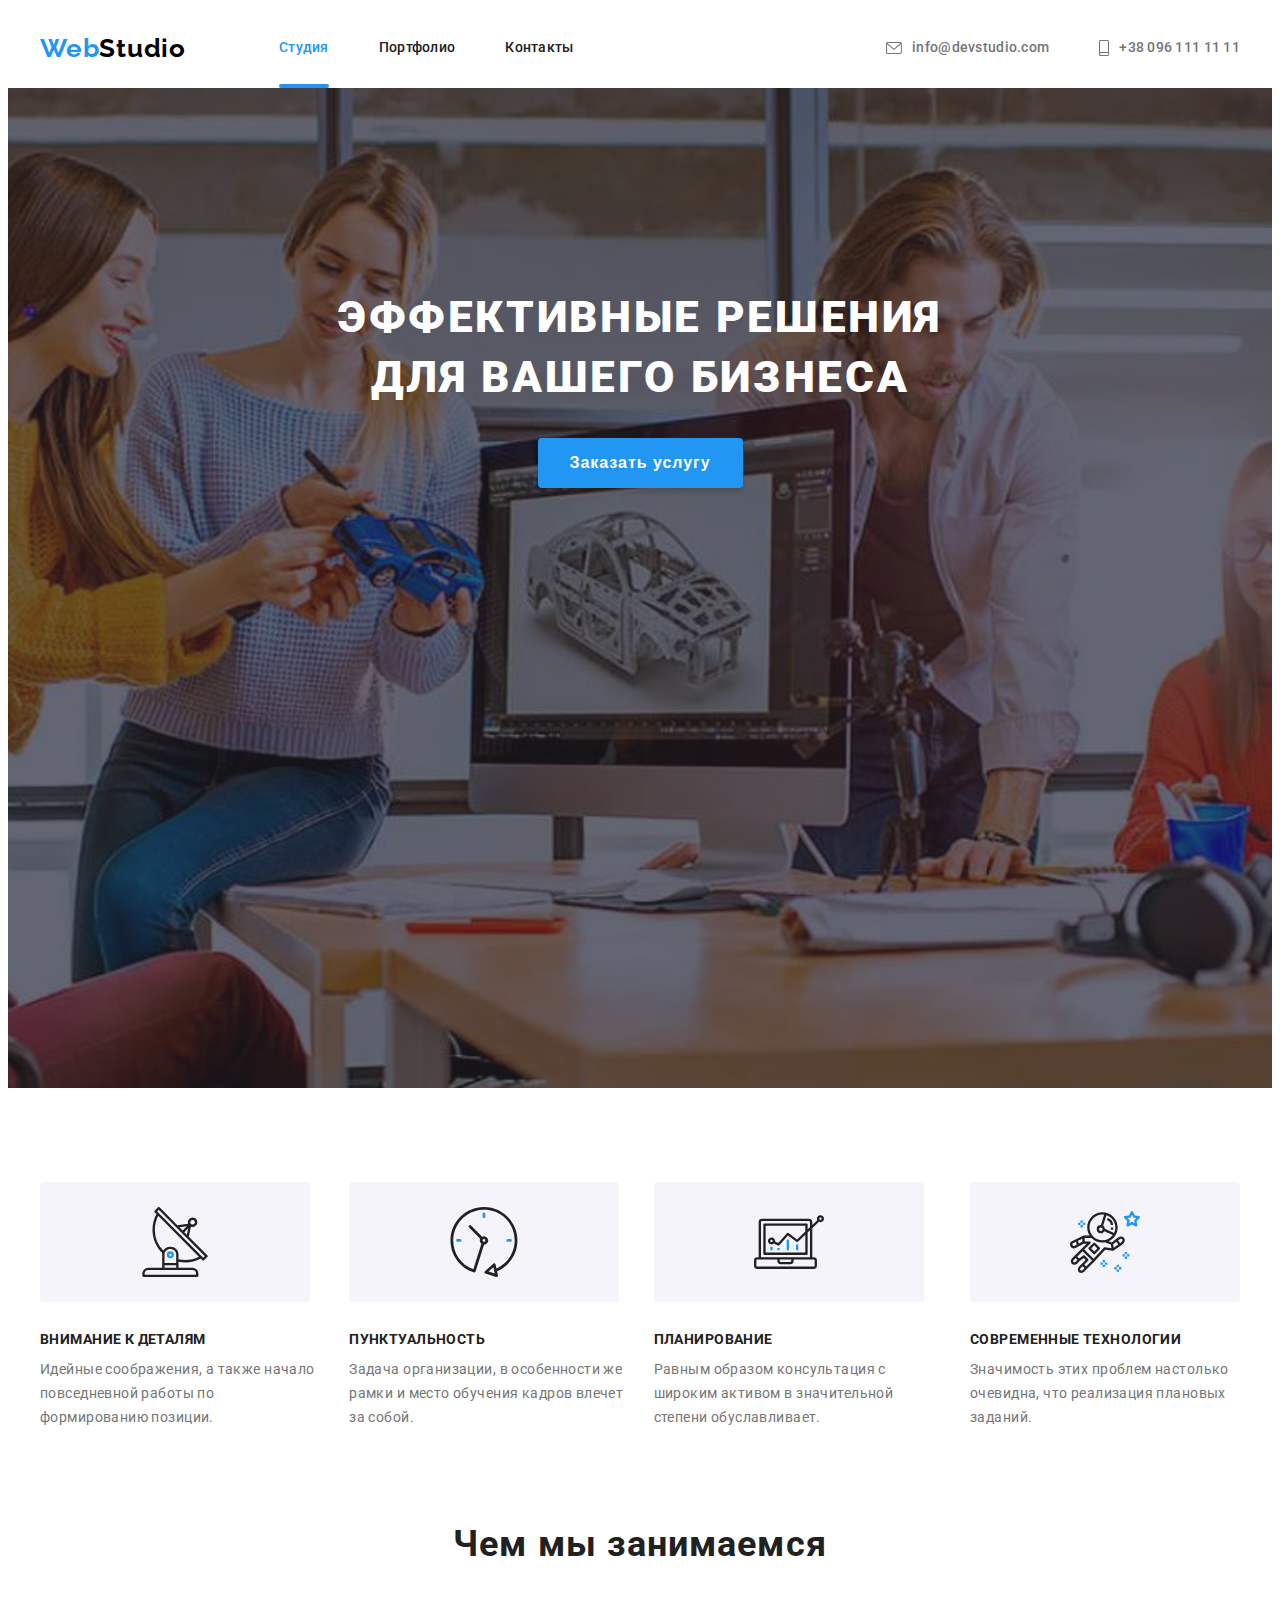
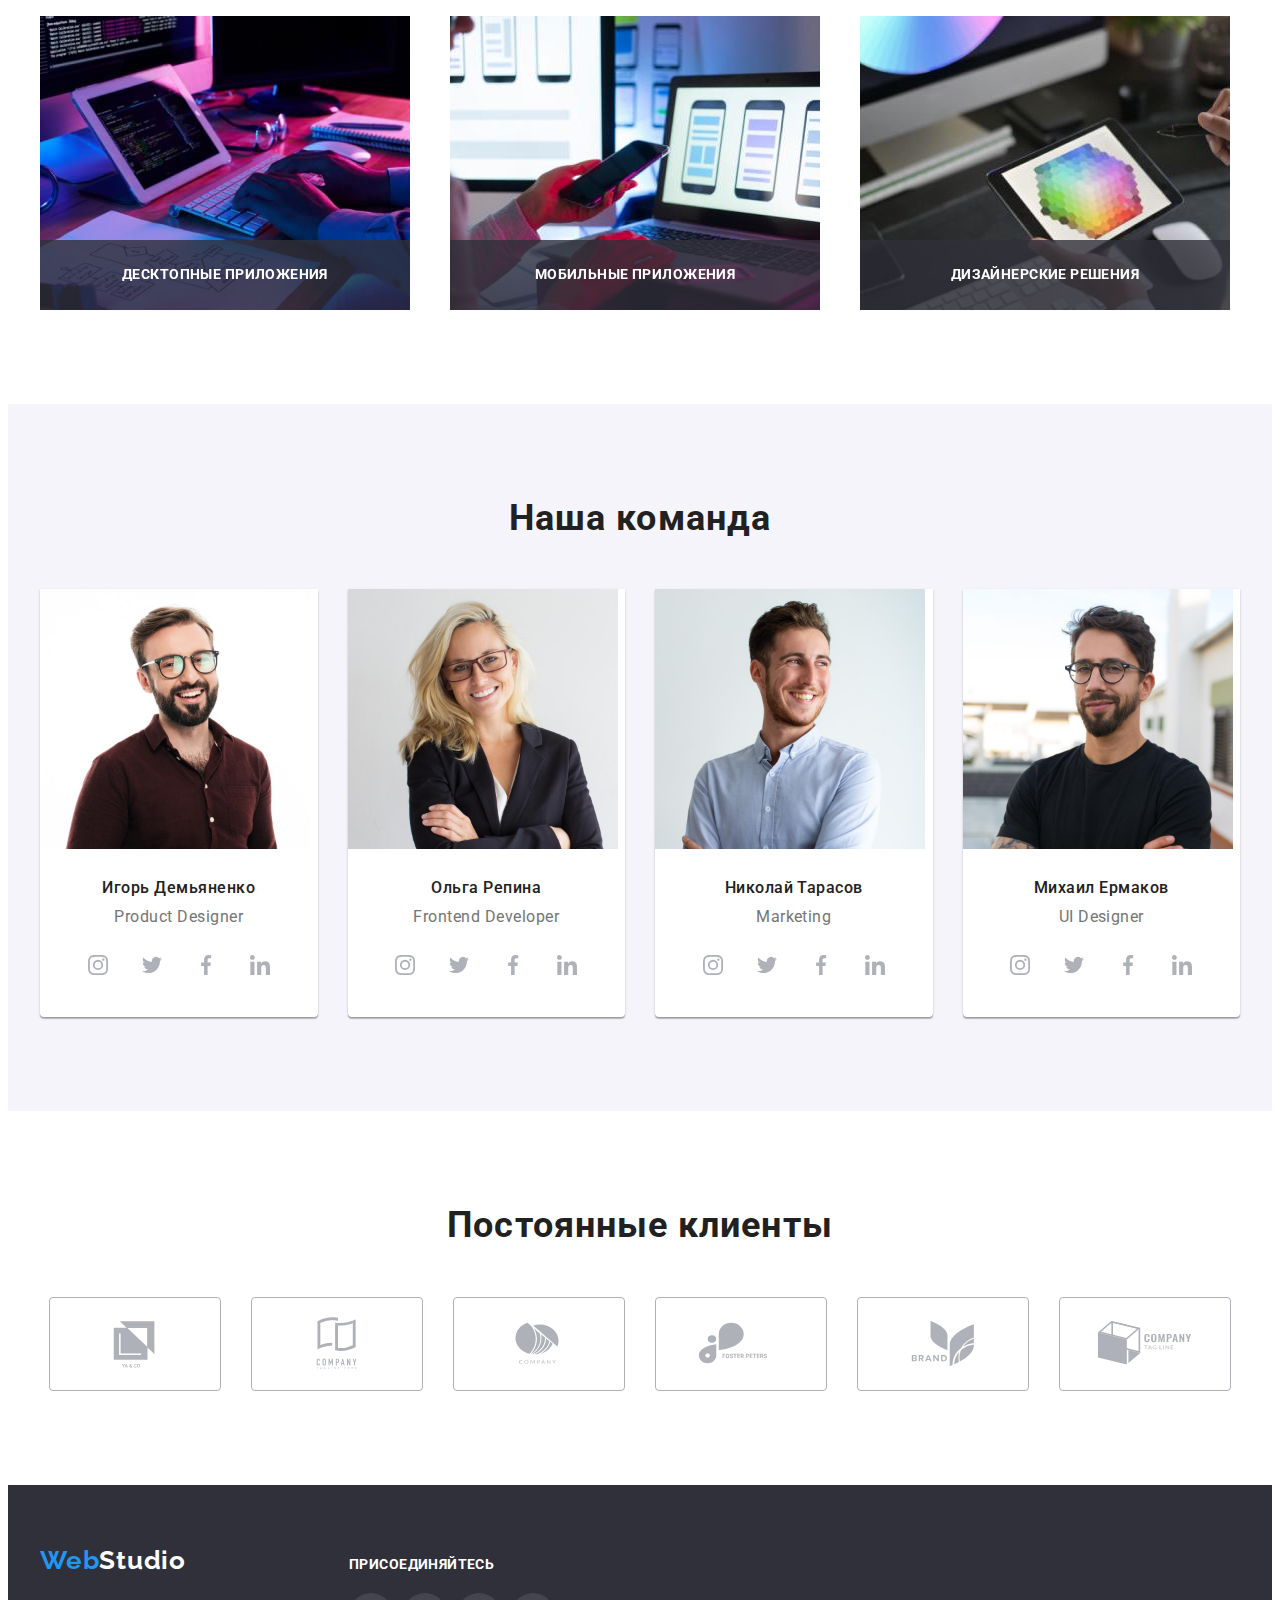
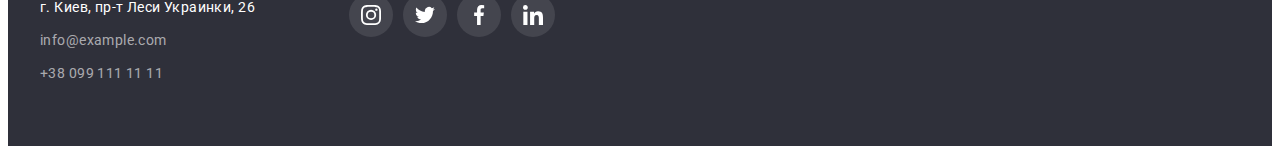
<file: index.html>
<!DOCTYPE html>
<html lang="ru">
<head>
    <meta charset="UTF-8">
    <meta http-equiv="X-UA-Compatible" content="IE=edge">
    <meta name="viewport" content="width=device-width, initial-scale=1.0">
    <title>Студия</title>
    <link href="https://fonts.googleapis.com/css2?family=Raleway:wght@700&family=Roboto:wght@400;500;700;900&display=swap" 
    rel="stylesheet">
    <link rel="stylesheet" href="https://cdnjs.cloudflare.com/ajax/libs/modern-normalize/1.1.0/modern-normalize.min.css"
        integrity="sha512-wpPYUAdjBVSE4KJnH1VR1HeZfpl1ub8YT/NKx4PuQ5NmX2tKuGu6U/JRp5y+Y8XG2tV+wKQpNHVUX03MfMFn9Q=="
        crossorigin="anonymous" referrerpolicy="no-referrer" />
    <link rel="stylesheet" href="./css/styles.css">
</head>

<body>
    <!--Шапка-->
    <header class="header">
        <div class="container header-container">
            <nav class="site-nav">
                <a class="logo" href="./index.html">Web<span class="second-logo">Studio</span></a>
                <ul class="nav-items">
                    <li class="nav-item"><a class="nav-item-link current" href="./index.html">Студия</a></li>
                    <li class="nav-item"><a class="nav-item-link" href="./portfolio.html">Портфолио</a></li>
                    <li class="nav-item"><a class="nav-item-link" href="">Контакты</a></li>
                </ul>
            </nav>
            <div class="header-contacts">
                <ul class="contact-items">
                    <li class="contact-item">
                        <a class="contact-item-link" href="mailto:info@devstudio.com">
                        <svg class="link-icon" width="16px" height="12px"><use href="./images/icons.svg#icon-envelope"></use></svg>info@devstudio.com</a></li> 
                    <li class="contact-item">
                        <a class="contact-item-link" href="tel:+380961111111">
                        <svg class="link-icon" width="10px" height="16px"><use href="./images/icons.svg#icon-smartphone"></use></svg>+38 096 111 11 11</a></li>
                </ul>
            </div>
        </div>
    </header>

    
    <main>
        <!--Герой-->
        <section class="hero overlay">
            <div class="container">
                <h1 class="hero-title">Эффективные решения <br> 
                    для вашего бизнеса</h1>
                <button class="btn" type="button" data-modal-open >Заказать услугу</button>
            </div>
            <div class="backdrop is-hidden" data-modal>
                <div class="modal">
                    <button class="modal-btn" type="button" data-modal-close>
                        <svg class="close-icon" width="30px" height="30px">
                            <use href="./images/close.svg#icon-close"></use>
                        </svg>
                    </button>
                </div>
            </div>
        </section>

         <!--Преимущества-->
        <section class="section">
            <div class="container advantages-container">
                <h2 class="visually-hidden">Преимущества</h2>
                    <ul class="advantages-list">
                        <li class="advantages-items">
                            <div class="advantages-icon">
                                <svg width="70px" height="70px">
                                    <use href="./images/icons.svg#icon-antenna"></use>
                                </svg>
                            </div>
                            <h3 class="advantages-item">Внимание к деталям</h3>
                            <p class="advantages-text">Идейные соображения, а также начало повседневной работы по формированию позиции.</p>
                        </li>
                        <li class="advantages-items">
                            <div class="advantages-icon">
                                <svg width="70px" height="70px">
                                    <use href="./images/icons.svg#icon-clock"></use>
                                </svg>
                            </div>
                            <h3 class="advantages-item">Пунктуальность</h3>
                            <p class="advantages-text">Задача организации, в особенности же рамки и место обучения кадров влечет за собой.</p>
                        </li>
                        <li class="advantages-items">
                            <div class="advantages-icon">
                                <svg width="70px" height="70px">
                                    <use href="./images/icons.svg#icon-diagram"></use>
                                </svg>
                            </div>
                            <h3 class="advantages-item">Планирование</h3>
                            <p class="advantages-text">Равным образом консультация с широким активом в значительной степени обуславливает.</p>
                        </li>
                        <li class="advantages-items">
                            <div class="advantages-icon">
                                <svg width="70px" height="70px">
                                    <use href="./images/icons.svg#icon-astronaut"></use>
                                </svg>
                            </div>
                            <h3 class="advantages-item">Современные технологии</h3>
                            <p class="advantages-text">Значимость этих проблем настолько очевидна, что реализация плановых заданий.</p>
                        </li>
                    </ul>
            </div>
        </section>
        
        <!--Наша работа-->
        <section class="section-work">
            <div class="container work-container">
                <h2 class="section-title">Чем мы занимаемся</h2>
                <ul class="work-list">
                    <li class="work-item">
                        <div class="work-thumb">
                            <img src="./images/work-image-1.jpg" alt="Тип работы 1" width="370">
                            <div class="text-thumb">
                                <p class="text-img">Десктопные приложения</p>
                            </div>
                        </div>
                    </li>
                    <li class="work-item">
                        <div class="work-thumb">
                            <img src="./images/work-image-2.jpg" alt="Тип работы 2" width="370">
                            <div class="text-thumb">
                                <p class="text-img">Мобильные приложения</p>
                            </div>
                        </div>
                    </li>
                    <li class="work-item">
                        <div class="work-thumb">
                            <img src="./images/work-image-3.jpg" alt="Тип работы 3" width="370">
                            <div class="text-thumb">
                                <p class="text-img">Дизайнерские решения</p>
                            </div>
                        </div>
                    </li>
                </ul>
            </div>
        </section>
        
        <!--Наша команда-->
        <section class="section team-section">
            <div class="container team-container">
                <h2 class="section-title cards-title">Наша команда</h2>
                <ul class="team-list">
                    <li class="team-cards">
                        <img src="./images/employee-1.jpg" alt="Работник 1" width="270">
                        <div class="flex-element">
                            <h3 class="employee-name">Игорь Демьяненко</h3>
                            <p class="employee-position" lang="en">Product Designer</p>
                            <ul class="soc-list ">
                                <li class="soc-list-item">
                                    <a class="soc-link" href=""><svg class="icon-svg" width="20" height="20">
                                        <use href="./images/icons.svg#icon-instagram"></use>
                                    </svg>
                                    </a>
                                </li>
                                <li class="soc-list-item">
                                    <a class="soc-link" href=""><svg class="icon-svg" width="20" height="20">
                                            <use href="./images/icons.svg#icon-twitter"></use>
                                        </svg>
                                    </a>
                                </li>
                                <li class="soc-list-item">
                                    <a class="soc-link" href=""><svg class="icon-svg" width="20" height="20">
                                            <use href="./images/icons.svg#icon-facebook"></use>
                                        </svg>
                                    </a>
                                </li>
                                <li class="soc-list-item">
                                    <a class="soc-link" href=""><svg class="icon-svg" width="20" height="20">
                                            <use href="./images/icons.svg#icon-linkedin"></use>
                                        </svg>
                                    </a>
                                </li>
                            </ul>
                        </div>
                    </li>
                    <li class="team-cards">
                        <img src="./images/employee-2.jpg" alt="Работник 2" width="270">
                        <div class="flex-element">
                            <h3 class="employee-name">Ольга Репина</h3>
                            <p class="employee-position" lang="en">Frontend Developer</p>
                            <ul class="soc-list ">
                                <li class="soc-list-item">
                                    <a class="soc-link" href=""><svg class="icon-svg" width="20" height="20">
                                            <use href="./images/icons.svg#icon-instagram"></use>
                                        </svg></a>
                                </li>
                                <li class="soc-list-item">
                                    <a class="soc-link" href=""><svg class="icon-svg" width="20" height="20">
                                            <use href="./images/icons.svg#icon-twitter"></use>
                                        </svg></a>
                                </li>
                                <li class="soc-list-item">
                                    <a class="soc-link" href=""><svg class="icon-svg" width="20" height="20">
                                            <use href="./images/icons.svg#icon-facebook"></use>
                                        </svg></a>
                                </li>
                                <li class="soc-list-item">
                                    <a class="soc-link" href=""><svg class="icon-svg" width="20" height="20">
                                            <use href="./images/icons.svg#icon-linkedin"></use>
                                        </svg></a>
                                </li>
                            </ul>
                        </div>
                    </li>
                    <li class="team-cards">
                        <img src="./images/employee-3.jpg" alt="Работник 3" width="270">
                        <div class="flex-element">
                            <h3 class="employee-name">Николай Тарасов</h3>
                            <p class="employee-position" lang="en">Marketing</p>
                            <ul class="soc-list ">
                                <li class="soc-list-item">
                                    <a class="soc-link" href=""><svg class="icon-svg" width="20" height="20">
                                            <use href="./images/icons.svg#icon-instagram"></use>
                                        </svg></a>
                                </li>
                                <li class="soc-list-item">
                                    <a class="soc-link" href=""><svg class="icon-svg" width="20" height="20">
                                            <use href="./images/icons.svg#icon-twitter"></use>
                                        </svg></a>
                                </li>
                                <li class="soc-list-item">
                                    <a class="soc-link" href=""><svg class="icon-svg" width="20" height="20">
                                            <use href="./images/icons.svg#icon-facebook"></use>
                                        </svg></a>
                                </li>
                                <li class="soc-list-item">
                                    <a class="soc-link" href=""><svg class="icon-svg" width="20" height="20">
                                            <use href="./images/icons.svg#icon-linkedin"></use>
                                        </svg></a>
                                </li>
                            </ul>
                        </div>
                    </li>
                    <li class="team-cards">
                        <img src="./images/employee-4.jpg" alt="Работник 4" width="270">
                        <div class="flex-element">
                            <h3 class="employee-name">Михаил Ермаков</h3>
                            <p class="employee-position" lang="en">UI Designer</p>
                            <ul class="soc-list ">
                                <li class="soc-list-item">
                                    <a class="soc-link" href=""><svg class="icon-svg" width="20" height="20">
                                            <use href="./images/icons.svg#icon-instagram"></use>
                                        </svg></a>
                                </li>
                                <li class="soc-list-item">
                                    <a class="soc-link" href=""><svg class="icon-svg" width="20" height="20">
                                            <use href="./images/icons.svg#icon-twitter"></use>
                                        </svg></a>
                                </li>
                                <li class="soc-list-item">
                                    <a class="soc-link" href=""><svg class="icon-svg" width="20" height="20">
                                            <use href="./images/icons.svg#icon-facebook"></use>
                                        </svg></a>
                                </li>
                                <li class="soc-list-item">
                                    <a class="soc-link" href=""><svg class="icon-svg" width="20" height="20">
                                            <use href="./images/icons.svg#icon-linkedin"></use>
                                        </svg></a>
                                </li>
                            </ul>
                        </div>
                    </li>
                </ul>
            </div>
        </section>

        <!-- Clients -->
        <section class="section">
            <div class="container">
                <h2 class="section-title">Постоянные клиенты</h2>
                <ul class="clients">
                    <li class="client">
                        <a class="company" href=""><svg class="icon-svg" width="106" height="60">
                                <use href="./images/icons.svg#icon-logo1"></use>
                            </svg></a>
                    </li>
                    <li class="client">
                        <a class="company" href=""><svg class="icon-svg" width="106" height="60">
                                <use href="./images/icons.svg#icon-logo2"></use>
                            </svg></a>
                    </li>
                    <li class="client">
                        <a class="company" href=""><svg class="icon-svg" width="106" height="60">
                                <use href="./images/icons.svg#icon-logo3"></use>
                            </svg></a>
                    </li>
                    <li class="client">
                        <a class="company" href=""><svg class="icon-svg" width="106" height="60">
                                <use href="./images/icons.svg#icon-logo4"></use>
                            </svg></a>
                    </li>
                    <li class="client">
                        <a class="company" href=""><svg class="icon-svg" width="106" height="60">
                                <use href="./images/icons.svg#icon-logo5"></use>
                            </svg></a>
                    </li>
                    <li class="client">
                        <a class="company" href=""><svg class="icon-svg" width="106" height="60">
                                <use href="./images/icons.svg#icon-logo6"></use>
                            </svg></a>
                    </li>
                </ul>
            </div>
        </section>
    </main>

    <!--Наши контакты-->
    <footer class="footer">
        <div class="container footer-block">
            <div class="contact-block">
                <a class="logo footer-logo" href="./index.html">Web<span class="white-logo">Studio</span></a>
                <address class="address">
                <ul class="address-list">
                    <li class="address-items"><a class="address-link" href="">г. Киев, пр-т Леси Украинки, 26</a></li>
                    <li class="address-items"><a class="tel-link" href="mailto:info@example.com">info@example.com</a></li>
                    <li class="address-items"><a class="mail-link" href="tel:+380991111111">+38 099 111 11 11</a></li>
                </ul>
                </address>
            </div>
            <div class="footer-soc">
                <strong class="footer-strong">Присоединяйтесь</strong>
                <ul class="footer-soc-list">
                    <li class="footer-soc-block">
                        <a class="footer-link" href=""><svg class="footer-svg" width="20" height="20">
                            <use href="./images/icons.svg#icon-instagram"></use>
                        </svg></a>
                    </li>
                    <li class="footer-soc-block">
                        <a class="footer-link" href=""><svg class="footer-svg" width="20" height="20">
                                <use href="./images/icons.svg#icon-twitter"></use>
                            </svg></a>
                    </li>
                    <li class="footer-soc-block">
                        <a class="footer-link" href=""><svg class="footer-svg" width="20" height="20">
                            <use href="./images/icons.svg#icon-facebook"></use>
                        </svg></a>
                    </li>
                    <li class="footer-soc-block">
                        <a class="footer-link" href=""><svg class="footer-svg" width="20" height="20">
                            <use href="./images/icons.svg#icon-linkedin"></use>
                        </svg></a>
                    </li>
                </ul>
            </div>
        </div>
    </footer>
    <script src="./js/modal.js"></script>
</body>
</html>
</file>
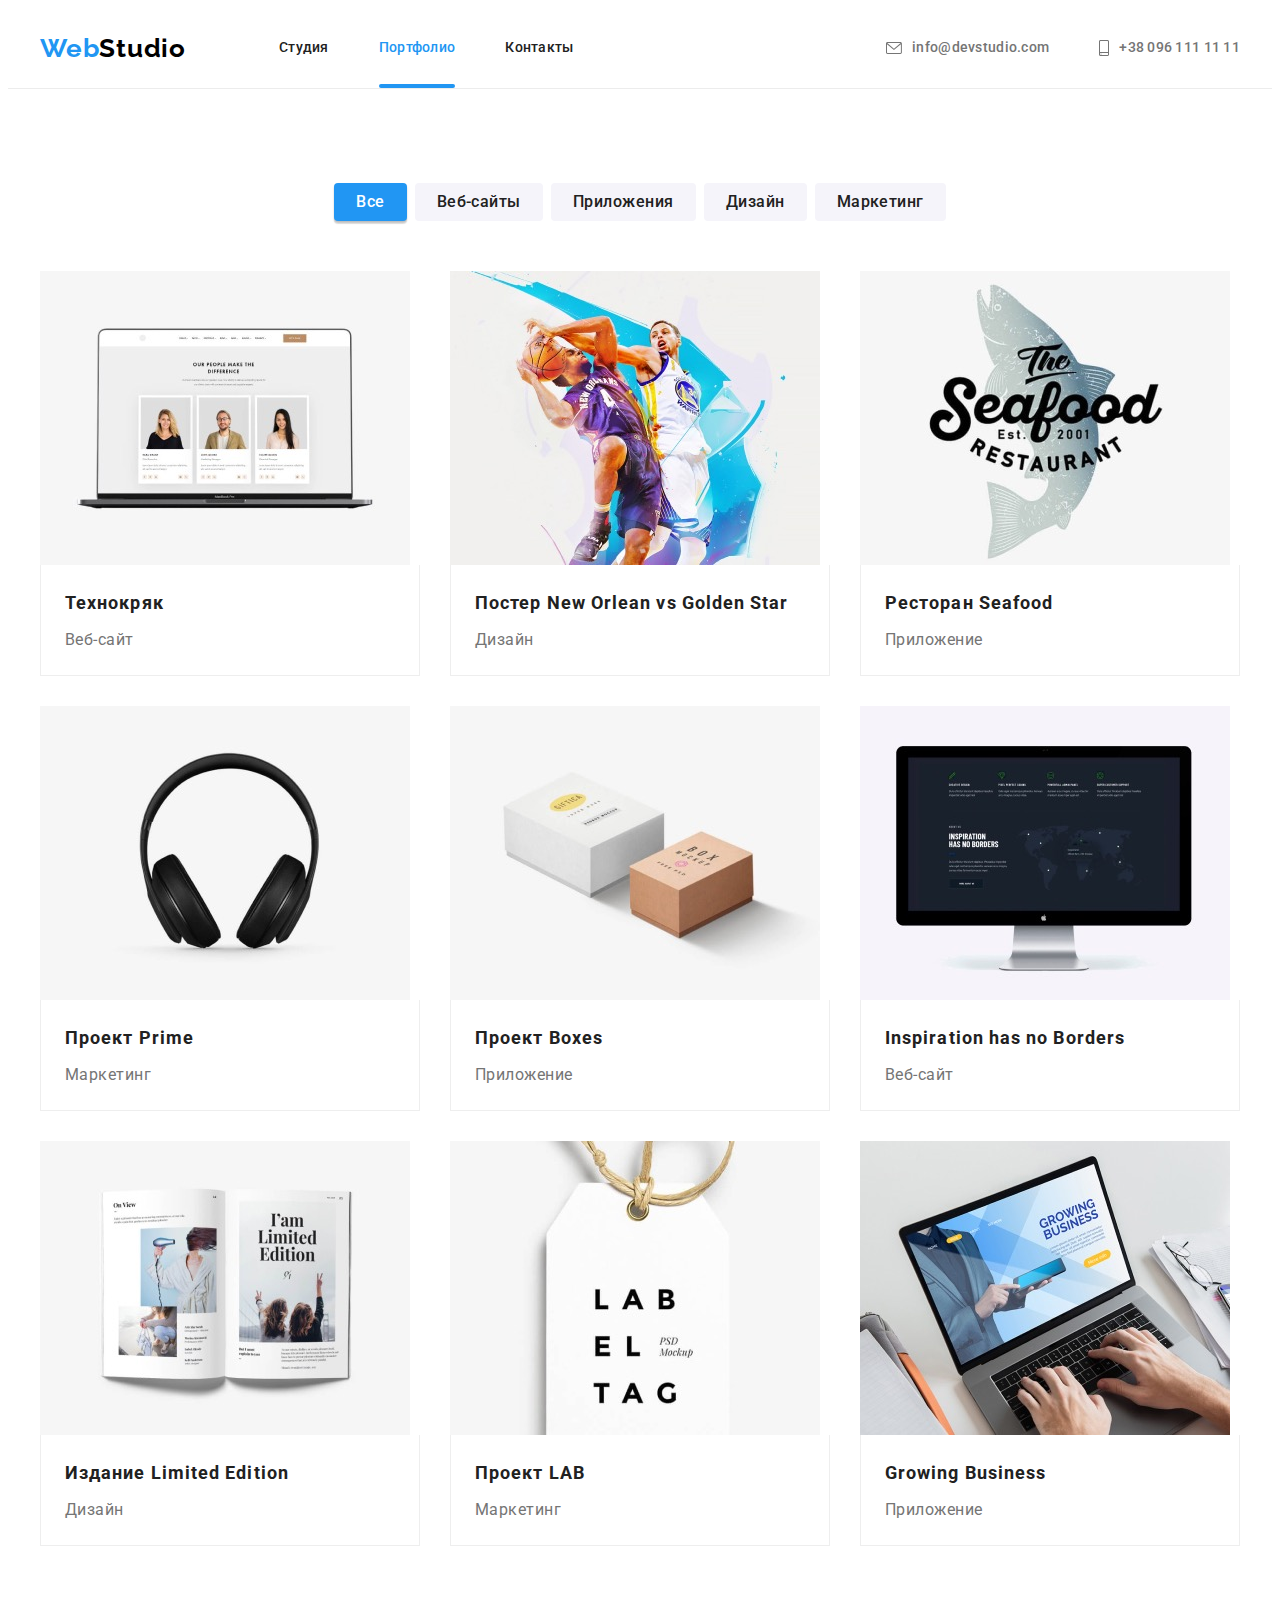
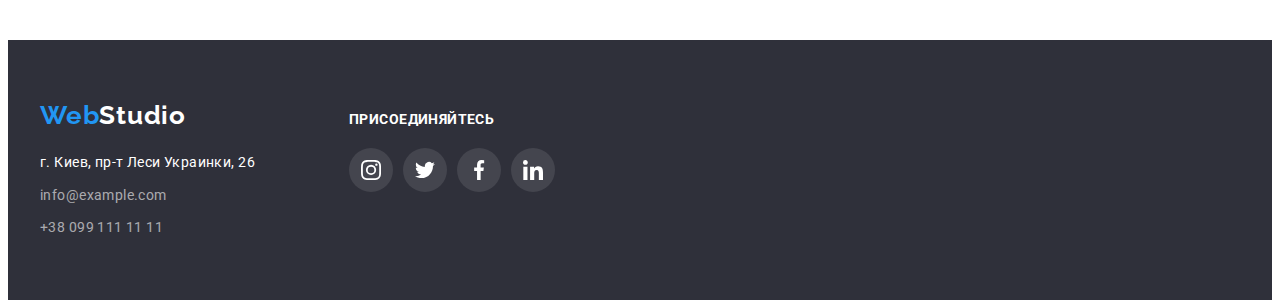
<file: portfolio.html>
<!DOCTYPE html>
<html lang="ru">
<head>
    <meta charset="UTF-8">
    <meta http-equiv="X-UA-Compatible" content="IE=edge">
    <meta name="viewport" content="width=device-width, initial-scale=1.0">
    <title>Портфолио</title>
    <link href="https://fonts.googleapis.com/css2?family=Raleway:wght@700&family=Roboto:wght@400;500;700;900&display=swap"
        rel="stylesheet">
    <link rel="stylesheet" href="https://cdnjs.cloudflare.com/ajax/libs/modern-normalize/1.1.0/modern-normalize.min.css"
        integrity="sha512-wpPYUAdjBVSE4KJnH1VR1HeZfpl1ub8YT/NKx4PuQ5NmX2tKuGu6U/JRp5y+Y8XG2tV+wKQpNHVUX03MfMFn9Q=="
        crossorigin="anonymous" referrerpolicy="no-referrer" />
    <link rel="stylesheet" href="./css/styles.css">
</head>

<body>
    <header class="header  header-border">
        <!--Шапка-->
        <div class="container header-container">
            <nav class="site-nav">
                <a class="logo" href="./index.html">Web<span class="second-logo">Studio</span></a>
                <ul class="nav-items">
                    <li class="nav-item"><a class="nav-item-link" href="./index.html">Студия</a></li>
                    <li class="nav-item"><a class="nav-item-link current" href="./portfolio.html">Портфолио</a></li>
                    <li class="nav-item"><a class="nav-item-link" href="">Контакты</a></li>
                </ul>
            </nav>
            <div class="header-contacts">
                <ul class="contact-items">
                    <li class="contact-item"><a class="contact-item-link" href="mailto:info@devstudio.com">
                            <svg class="link-icon" width="16px" height="12px"><use href="./images/icons.svg#icon-envelope"></use></svg>info@devstudio.com</a></li>
                    <li class="contact-item"><a class="contact-item-link" href="tel:+380961111111">
                        <svg class="link-icon" width="10px" height="16px"><use href="./images/icons.svg#icon-smartphone"></use></svg>+38 096 111 11 11</a></li>
                </ul>
            </div>
        </div>
    </header>

    <main>
        <section class="section">
        <div class="container button-container">
            <h1 class="visually-hidden">Наши работы</h1>
                <ul class="button-list">
                    <li class="button-title"><button class="button-item current" type="button">Все</button></li>
                    <li class="button-title"><button class="button-item" type="button">Веб-сайты</button></li>
                    <li class="button-title"><button class="button-item" type="button">Приложения</button></li>
                    <li class="button-title"><button class="button-item" type="button">Дизайн</button></li>
                    <li class="button-title"><button class="button-item" type="button">Маркетинг</button></li>
                </ul>

                <ul class="portfolio-cards">
                    <li class="portfolio-card">
                        <a class="portfolio-link" href="">
                            <div class="overlay-container">
                                <img class="portfolio-img" src="./images/card-1-2.jpg" alt="Карточка" width="370">
                                <div class="overlay-text">
                                    <p class="overlay-text-item">Технокряк это современная площадка распространения коронавируса. Компании используют
                                        эту платформу для цифрового
                                        шпионажа и атак на защищённые сервера конкурентов.</p>
                                </div>
                            </div>
                                <div class="flex-elements">
                                    <h2 class="portfolio-card-title">Технокряк</h2>
                                    <p class="portfolio-card-description">Веб-сайт</p>
                            </div>
                        </a>
                        
                    </li>
                    <li class="portfolio-card">
                        <a class="portfolio-link" href="">
                            <div class="overlay-container"> 
                                <img src="./images/card-2-2.jpg" alt="Карточка" width="370">
                                <div class="overlay-text">
                                    <p class="overlay-text-item">Технокряк это современная площадка распространения коронавируса. Компании используют
                                            эту платформу для цифрового
                                            шпионажа и атак на защищённые сервера конкурентов.</p>
                                </div>
                            </div>
                            <div class="flex-elements">
                                <h2 class="portfolio-card-title">Постер New Orlean vs Golden Star</h2>
                                <p class="portfolio-card-description">Дизайн</p>
                            </div>
                        </a>
                    </li>
                    <li class="portfolio-card">
                        <a class="portfolio-link" href="">
                            <div class="overlay-container">
                                <img src="./images/card-3-2.jpg" alt="Карточка" width="370">
                                <div class="overlay-text">
                                    <p class="overlay-text-item">Технокряк это современная площадка распространения коронавируса. Компании используют
                                        эту платформу для цифрового
                                        шпионажа и атак на защищённые сервера конкурентов.</p>
                                </div>
                            </div>
                            <div class="flex-elements">
                                <h2 class="portfolio-card-title">Ресторан Seafood</h2>
                                <p class="portfolio-card-description">Приложение</p>
                            </div>
                        </a>
                    </li>
                    <li class="portfolio-card">
                        <a class="portfolio-link" href="">
                            <div class="overlay-container">
                                <img src="./images/card-4-2.jpg" alt="Карточка" width="370">
                                <div class="overlay-text">
                                    <p class="overlay-text-item">Технокряк это современная площадка распространения коронавируса. Компании используют
                                        эту платформу для цифрового
                                        шпионажа и атак на защищённые сервера конкурентов.</p>
                                </div>
                            </div>
                            <div class="flex-elements">
                                <h2 class="portfolio-card-title">Проект Prime</h2>
                                <p class="portfolio-card-description">Маркетинг</p>
                            </div>
                        </a>
                    </li>
                    <li class="portfolio-card">
                        <a class="portfolio-link" href="">
                            <div class="overlay-container">
                                <img src="./images/card-5-2.jpg" alt="Карточка" width="370">
                                <div class="overlay-text">
                                    <p class="overlay-text-item">Технокряк это современная площадка распространения коронавируса. Компании используют
                                        эту платформу для цифрового
                                        шпионажа и атак на защищённые сервера конкурентов.</p>
                                </div>
                            </div>
                            <div class="flex-elements">
                                <h2 class="portfolio-card-title">Проект Boxes</h2>
                                <p class="portfolio-card-description">Приложение</p>
                            </div>
                        </a>
                    </li>
                    <li class="portfolio-card">
                        <a class="portfolio-link" href="">
                            <div class="overlay-container">
                                <img src="./images/card-6-2.jpg" alt="Карточка" width="370">
                                <div class="overlay-text">
                                    <p class="overlay-text-item">Технокряк это современная площадка распространения коронавируса. Компании используют
                                        эту платформу для цифрового
                                        шпионажа и атак на защищённые сервера конкурентов.</p>
                                </div>
                            </div>
                            <div class="flex-elements">
                                <h2 class="portfolio-card-title">Inspiration has no Borders</h2>
                                <p class="portfolio-card-description">Веб-сайт</p>
                            </div>
                        </a>
                    </li>
                    <li class="portfolio-card">
                        <a class="portfolio-link" href="">
                            <div class="overlay-container">
                                <img src="./images/card-7-2.jpg" alt="Карточка" width="370">
                                <div class="overlay-text">
                                    <p class="overlay-text-item">Технокряк это современная площадка распространения коронавируса. Компании используют
                                        эту платформу для цифрового
                                        шпионажа и атак на защищённые сервера конкурентов.</p>
                                </div>
                            </div>
                            <div class="flex-elements">
                                <h2 class="portfolio-card-title">Издание Limited Edition</h2>
                                <p class="portfolio-card-description">Дизайн</p>
                            </div>
                        </a>
                    </li>
                    <li class="portfolio-card">
                        <a class="portfolio-link" href="">
                            <div class="overlay-container">
                                <img src="./images/card-8-2.jpg" alt="Карточка" width="370">
                                <div class="overlay-text">
                                    <p class="overlay-text-item">Технокряк это современная площадка распространения коронавируса. Компании используют
                                        эту платформу для цифрового
                                        шпионажа и атак на защищённые сервера конкурентов.</p>
                                </div>
                            </div>
                            <div class="flex-elements">
                                <h2 class="portfolio-card-title">Проект LAB</h2>
                                <p class="portfolio-card-description">Маркетинг</p>
                            </div>
                        </a>
                    </li>
                    <li class="portfolio-card">
                        <a class="portfolio-link" href="">
                            <div class="overlay-container">
                                <img src="./images/card-9-2.jpg" alt="Карточка" width="370">
                                <div class="overlay-text">
                                    <p class="overlay-text-item">Технокряк это современная площадка распространения коронавируса. Компании используют
                                    эту платформу для цифрового
                                    шпионажа и атак на защищённые сервера конкурентов.</p>
                                </div>
                            </div>
                            <div class="flex-elements">
                                <h2 class="portfolio-card-title">Growing Business</h2>
                                <p class="portfolio-card-description">Приложение</p>
                            </div>
                        </a>
                    </li>
                </ul>
            </div>
        </section>
    </main>

    <footer class="footer">
        <div class="container footer-block">
            <div class="contact-block">
                <a class="logo footer-logo" href="./index.html">Web<span class="white-logo">Studio</span></a>
                <address class="address">
                    <ul class="address-list">
                        <li class="address-items"><a class="address-link" href="">г. Киев, пр-т Леси Украинки, 26</a></li>
                        <li class="address-items"><a class="tel-link" href="mailto:info@example.com">info@example.com</a></li>
                        <li class="address-items"><a class="mail-link" href="tel:+380991111111">+38 099 111 11 11</a></li>
                    </ul>
                </address>
            </div>
            <div class="footer-soc">
                <strong class="footer-strong">Присоединяйтесь</strong>
                <ul class="footer-soc-list">
                    <li class="footer-soc-block">
                        <a class="footer-link" href=""><svg class="footer-svg" width="20" height="20">
                                <use href="./images/icons.svg#icon-instagram"></use>
                            </svg></a>
                    </li>
                    <li class="footer-soc-block">
                        <a class="footer-link" href=""><svg class="footer-svg" width="20" height="20">
                                <use href="./images/icons.svg#icon-twitter"></use>
                            </svg></a>
                    </li>
                    <li class="footer-soc-block">
                        <a class="footer-link" href=""><svg class="footer-svg" width="20" height="20">
                                <use href="./images/icons.svg#icon-facebook"></use>
                            </svg></a>
                    </li>
                    <li class="footer-soc-block">
                        <a class="footer-link" href=""><svg class="footer-svg" width="20" height="20">
                                <use href="./images/icons.svg#icon-linkedin"></use>
                            </svg></a>
                    </li>
                </ul>
            </div>
        </div>
    </footer>
</body>
</html>
</file>
<file: css/styles.css>
:root {
  --accent-color: #2196f3;
  --primary-title-text: #212121;
  --primary-text-color: #757575;
  --secondary-title-text: #ffffff;
  --background-color: #2f303a;
  --third-text-color: #000000;
  --second-background-color: #f5f4fa;
  --first-border-color: #ececec;
  --second-border-color: #eeeeee;
  --icons-color: #afb1b8;
}

p,
h1,
h2,
h3,
h4,
h5,
h6 {
  margin: 0;
}
ul {
  margin: 0;
  padding-left: 0;
}
img {
  display: block;
  max-width: 100%;
  height: auto;
}

body {
  font-family: Roboto, sans-serif;
  background-color: var(--secondary-title-text);
  color: var(--primary-text-color);
}
.visually-hidden {
  position: absolute;
  width: 1px;
  height: 1px;
  margin: -1px;
  padding: 0;
  overflow: hidden;
  border: 0;
  clip: rect(0 0 0 0);
}

/* header */
.container {
  width: 1200px;
  margin: 0 auto;
  padding: 0 15px;
}

.header {
  background-color: var(--secondary-title-text);
}

.header-border {
  border-bottom: 1px solid var(--first-border-color);
}
.header-container {
  display: flex;
  align-items: center;
}

.site-nav {
  display: flex;
  align-items: center;
}

.logo {
  margin-right: 93px;
  padding: 24px 0;
  font-family: Raleway, sans-serif;
  font-weight: 700;
  font-size: 26px;
  line-height: 1.19;
  letter-spacing: 0.03em;
  color: var(--accent-color);
  text-decoration: none;
}
.second-logo {
  color: var(--third-text-color);
}
.white-logo {
  color: var(--secondary-title-text);
}
.nav-item-link.current {
  position: relative;
  color: var(--accent-color);
}

.nav-item-link.current::after {
  content: "";
  position: absolute;
  bottom: 0;
  left: 0;
  width: 100%;
  height: 4px;
  background-color: var(--accent-color);
  border-radius: 2px;
}

.footer-soc-list,
.clients,
.soc-list,
.nav-items,
.contact-items,
.advantages-list,
.address-list,
.overlay-text-item {
  list-style: none;
}

.nav-items,
.contact-items {
  display: flex;
}

.nav-item,
.contact-item {
  margin-right: 50px;
}
.nav-item:last-child,
.contact-item:last-child {
  margin-right: 0px;
}

.header-contacts {
  margin-left: auto;
  display: flex;
  align-items: center;
}

.link-icon {
  margin-right: 10px;
  fill: currentColor;
}

.nav-item-link {
  display: block;
  padding-top: 32px;
  padding-bottom: 32px;
  font-weight: 500;
  font-size: 14px;
  line-height: 1.14;
  letter-spacing: 0.02em;
  color: var(--primary-title-text);
  text-decoration: none;
  transition-property: color;
  transition-duration: 250ms;
  transition-timing-function: cubic-bezier(0.4, 0, 0.2, 1);
}

.nav-item-link:focus,
.nav-item-link:hover,
.contact-item-link:hover,
.contact-item-link:focus {
  color: var(--accent-color);
  fill: var(--accent-color);
}

.contact-item-link {
  padding-top: 32px;
  padding-bottom: 32px;
  font-weight: 500;
  font-size: 14px;
  line-height: 1.14;
  letter-spacing: 0.02em;
  color: var(--primary-text-color);
  text-decoration: none;
  display: flex;
  align-items: center;
  transition-property: color;
  transition-duration: 250ms;
  transition-timing-function: cubic-bezier(0.4, 0, 0.2, 1);
}

/* hero */
.hero {
  background-color: var(--background-color);
  padding: 200px 0;
  text-align: center;
}

.overlay {
  height: 600px;
  max-width: 1600px;
  margin-left: auto;
  margin-right: auto;
  background-image: linear-gradient(
      to right,
      rgba(47, 48, 58, 0.4),
      rgba(47, 48, 58, 0.4)
    ),
    url(../images/bg-img.jpg);
  background-size: cover;
  background-repeat: no-repeat;
  background-position: center;
}

.hero-title {
  font-weight: 900;
  font-size: 44px;
  line-height: 1.36;
  letter-spacing: 0.06em;
  text-transform: uppercase;
  color: var(--secondary-title-text);
  margin-bottom: 30px;
}

.btn {
  min-width: 200px;
  background-color: var(--accent-color);
  font-weight: 700;
  font-size: 16px;
  line-height: 1.87;
  letter-spacing: 0.06em;
  color: var(--secondary-title-text);
  cursor: pointer;
  border: none;
  align-items: center;
  box-shadow: 0px 4px 4px rgba(0, 0, 0, 0.15);
  border-radius: 4px;
  padding: 10px 32px;
}

.backdrop {
  position: fixed;
  top: 0;
  left: 0;
  width: 100%;
  height: 100%;
  background-color: rgba(0, 0, 0, 0.2);
  opacity: 1;
  transition: opacity 250ms cubic-bezier(0.4, 0, 0.2, 1);
}

.backdrop.is-hidden {
  opacity: 0;
  pointer-events: none;
}

.backdrop.is-hidden .modal {
  transform: translate(-50%, -50%) scale(0.9);
}

.modal {
  position: absolute;
  top: 50%;
  left: 50%;
  transform: translate(-50%, -50%) scale(1);
  min-width: 528px;
  min-height: 581px;
  background-color: var(--secondary-title-text);
  box-shadow: 0px 1px 3px rgba(0, 0, 0, 0.12), 0px 1px 1px rgba(0, 0, 0, 0.14),
    0px 2px 1px rgba(0, 0, 0, 0.2);
  border-radius: 4px;
  transition: transform 250ms cubic-bezier(0.4, 0, 0.2, 1);
}

.modal-btn {
  position: absolute;
  top: 8px;
  right: 8px;
  margin: 0;
  padding: 0;
  border: none;
  background-color: var(--secondary-title-text);
  cursor: pointer;
}

/* advantages */

.section {
  padding-top: 94px;
  padding-bottom: 94px;
}

.advantages-container,
.work-container {
  background-color: var(--secondary-title-text);
}

.advantages-list {
  margin-right: -30px;
  display: flex;
}
.advantages-icon {
  width: 270px;
  height: 120px;
  background-color: var(--second-background-color);
  margin-bottom: 30px;
  border-radius: 4px;
  display: flex;
  align-items: center;
  justify-content: center;
}

.advantages-items {
  min-width: 270px;
  margin-right: 30px;
}

.advantages-item {
  margin-bottom: 10px;
  font-weight: 700;
  font-size: 14px;
  line-height: 1.14;
  letter-spacing: 0.03em;
  text-transform: uppercase;
  color: var(--primary-title-text);
}
.advantages-text {
  font-size: 14px;
  line-height: 1.71;
  letter-spacing: 0.03em;
  color: var(--primary-text-color);
}
/* what we really do */

.section-work {
  padding-bottom: 94px;
}

.section-title {
  text-align: center;
  margin-bottom: 50px;
  font-weight: 700;
  font-size: 36px;
  line-height: 1.16;
  letter-spacing: 0.03em;
  color: var(--primary-title-text);
}

.work-list {
  display: flex;
  list-style: none;
  margin-left: -30px;
}

.work-thumb {
  position: relative;
}
.work-item {
  flex-basis: calc(100% / 3 - 30px);
  margin-left: 30px;
}

.text-thumb {
  position: absolute;
  bottom: 0;
  display: flex;
  justify-content: center;
  align-items: center;
  flex-basis: calc(100% / 3 - 30px);
  width: 370px;
  height: 70px;
  background-color: rgba(47, 48, 58, 0.8);
}

.text-img {
  font-weight: 700;
  font-size: 14px;
  line-height: 1.14;
  text-align: center;
  letter-spacing: 0.03em;
  text-transform: uppercase;
  color: var(--secondary-title-text);
}

.team-cards {
  list-style: none;
}
/* our team */
.team-section {
  background-color: var(--second-background-color);
}
.cards-title {
  margin-bottom: 50px;
}

.team-list {
  display: flex;
  margin-left: -30px;
}

.team-cards {
  margin-left: 30px;
  flex-basis: calc(100% / 4 - 30px);
  background: var(--secondary-title-text);
  box-shadow: 0px 1px 3px rgba(0, 0, 0, 0.12), 0px 1px 1px rgba(0, 0, 0, 0.14),
    0px 2px 1px rgba(0, 0, 0, 0.2);
  border-radius: 0px 0px 4px 4px;
}
.flex-element {
  padding: 30px 32px;
}

.employee-name {
  text-align: center;
  font-weight: 500;
  font-size: 16px;
  line-height: 1.18;
  letter-spacing: 0.03em;
  color: var(--primary-title-text);
}
.employee-position {
  margin-top: 10px;
  text-align: center;
  font-size: 16px;
  line-height: 1.18;
  letter-spacing: 0.03em;
  color: var(--secondary-text-color);
}

.soc-list {
  padding: 0;
  display: flex;
  justify-content: center;
  margin-top: 16px;
}

.soc-list-item {
  margin-right: 10px;
}
.soc-list-item:last-child {
  margin-right: 0;
}
.soc-link {
  display: flex;
  padding: 0;
  width: 44px;
  height: 44px;
  border-radius: 50%;
  fill: var(--icons-color);
  justify-content: center;
  align-items: center;
  transition-property: background-color, fill;
  transition-duration: 250ms;
  transition-timing-function: cubic-bezier(0.4, 0, 0.2, 1);
}

.soc-link:focus,
.soc-link:hover {
  background-color: var(--accent-color);
  fill: var(--secondary-title-text);
}

.lcon-svg {
  fill: currentColor;
}
/* clients */

.clients {
  margin: 0;
  padding: 0;
  display: flex;
  justify-content: center;
}

.client {
  display: flex;
  margin-right: 30px;
}

.client:last-child {
  margin-right: 0;
}

.company {
  display: flex;
  width: 170px;
  height: 92px;
  fill: var(--icons-color);
  border: 1px solid var(--icons-color);
  border-radius: 4px;
  align-items: center;
  justify-content: center;
  transition-property: fill, border;
  transition-duration: 250ms;
  transition-timing-function: cubic-bezier(0.4, 0, 0.2, 1);
}

.company:hover,
.company:focus {
  border: 1px solid var(--accent-color);
  fill: var(--accent-color);
}

/* contact us */
.footer {
  background-color: var(--background-color);
  list-style: none;
  padding: 60px 0;
}

.footer-logo {
  display: block;
  margin-bottom: 20px;
  padding: 0;
  font-family: Raleway, sans-serif;
  font-weight: 700;
  font-size: 26px;
  line-height: 1.19;
  letter-spacing: 0.03em;
  color: var(--accent-color);
  text-decoration: none;
}
.address-items {
  margin-bottom: 9px;
}
.address-items:last-child {
  margin-bottom: 0;
}

.address-link {
  font-style: normal;
  font-size: 14px;
  line-height: 1.71;
  letter-spacing: 0.03em;
  color: var(--secondary-title-text);
  text-decoration: none;
  transition-property: color;
  transition-duration: 250ms;
  transition-timing-function: cubic-bezier(0.4, 0, 0.2, 1);
}
.tel-link,
.mail-link {
  font-style: normal;
  font-size: 14px;
  line-height: 1.71;
  letter-spacing: 0.03em;
  color: rgba(255, 255, 255, 0.6);
  text-decoration: none;
  transition-property: color;
  transition-duration: 250ms;
  transition-timing-function: cubic-bezier(0.4, 0, 0.2, 1);
}
.address-link:focus,
.address-link:hover,
.tel-link:focus,
.tel-link:hover,
.mail-link:focus,
.mail-link:hover {
  color: var(--accent-color);
}
.footer-block {
  display: flex;
  align-items: baseline;
}
.contact-block {
  margin-right: 70px;
}
.footer-soc {
  align-items: baseline;
  text-align: left;
}
.footer-strong {
  display: block;
  margin-bottom: 20px;
  font-weight: 700;
  font-size: 14px;
  line-height: 1.14;
  letter-spacing: 0.03em;
  text-transform: uppercase;
  color: var(--secondary-title-text);
}
.footer-soc-list {
  padding: 0;
  display: flex;
}
.footer-soc-block {
  margin-right: 10px;
  justify-content: center;
}
.footer-soc-block:last-child {
  margin-right: 0;
}
.footer-link {
  display: flex;
  background-color: rgba(255, 255, 255, 0.1);
  width: 44px;
  height: 44px;
  border-radius: 22px;
  justify-content: center;
  align-items: center;
  transition-property: background-color;
  transition-duration: 250ms;
  transition-timing-function: cubic-bezier(0.4, 0, 0.2, 1);
}
.footer-link:hover,
.footer-link:focus {
  background-color: var(--accent-color);
}
.footer-svg {
  fill: var(--secondary-title-text);
}

/* portfolio main */
.button-title,
.portfolio-cards {
  list-style: none;
}

.button-list {
  display: flex;
  justify-content: center;
  margin-bottom: 50px;
}

.button-title {
  margin-right: 8px;
}
.button-title:last-child {
  margin-right: 0;
}

.button-item {
  padding: 6px 22px;
  font-family: inherit;
  background-color: var(--second-background-color);
  font-weight: 500;
  font-size: 16px;
  line-height: 1.62;
  text-align: center;
  letter-spacing: 0.03em;
  color: var(--primary-title-text);
  cursor: pointer;
  border-radius: 4px;
  border: none;
  transition-property: background-color, color, box-shadow;
  transition-duration: 250ms;
  transition-timing-function: cubic-bezier(0.4, 0, 0.2, 1);
}

.button-item.current {
  background-color: var(--accent-color);
  color: var(--secondary-title-text);
  box-shadow: 0px 3px 1px rgba(0, 0, 0, 0.1), 0px 1px 2px rgba(0, 0, 0, 0.08),
    0px 2px 2px rgba(0, 0, 0, 0.12);
}

.button-item:hover,
.button-item:focus {
  background-color: var(--accent-color);
  color: var(--secondary-title-text);
  box-shadow: 0px 3px 1px rgba(0, 0, 0, 0.1), 0px 1px 2px rgba(0, 0, 0, 0.08),
    0px 2px 2px rgba(0, 0, 0, 0.12);
}

.portfolio-cards {
  display: flex;
  flex-wrap: wrap;
  margin-left: -30px;
  margin-top: -30px;
}

.portfolio-card {
  margin-left: 30px;
  margin-top: 30px;
  flex-basis: calc((100% - 90px) / 3);
  background: var(--secondary-title-text);
}

.portfolio-link {
  display: block;
  cursor: pointer;
  text-decoration: none;
  transition: box-shadow 250ms cubic-bezier(0.4, 0, 0.2, 1);
}

.portfolio-link:focus,
.portfolio-link:hover {
  box-shadow: 0px 1px 1px rgba(0, 0, 0, 0.12), 0px 4px 4px rgba(0, 0, 0, 0.06),
    1px 4px 6px rgba(0, 0, 0, 0.16);
}
.portfolio-img {
  display: block;
}

.flex-elements {
  padding: 20px 24px;
  border-bottom: 1px solid var(--second-border-color);
  border-left: 1px solid var(--second-border-color);
  border-right: 1px solid var(--second-border-color);
}

.portfolio-card-title {
  font-weight: 700;
  font-size: 18px;
  line-height: 2;
  letter-spacing: 0.06em;
  color: var(--primary-title-text);
}
.portfolio-card-description {
  margin-top: 4px;
  font-size: 16px;
  line-height: 1.87;
  letter-spacing: 0.03em;
  color: var(--primary-text-color);
}

.overlay-container {
  position: relative;
  overflow: hidden;
}
.overlay-text {
  position: absolute;
  top: 0;
  left: 0;
  width: 100%;
  height: 100%;
  background-color: var(--accent-color);
  opacity: 0;
  transform: translateY(100%);
  transition: transform 250ms cubic-bezier(0.4, 0, 0.2, 1),
    opacity 250ms cubic-bezier(0.4, 0, 0.2, 1);
}
.portfolio-link:hover .overlay-text,
.portfolio-link:focus .overlay-text {
  opacity: 1;
  transform: translateY(0);
}

.overlay-text-item {
  font-size: 18px;
  line-height: 1.56;
  letter-spacing: 0.03em;
  color: var(--secondary-title-text);
  padding: 63px 24px;
}
</file>
